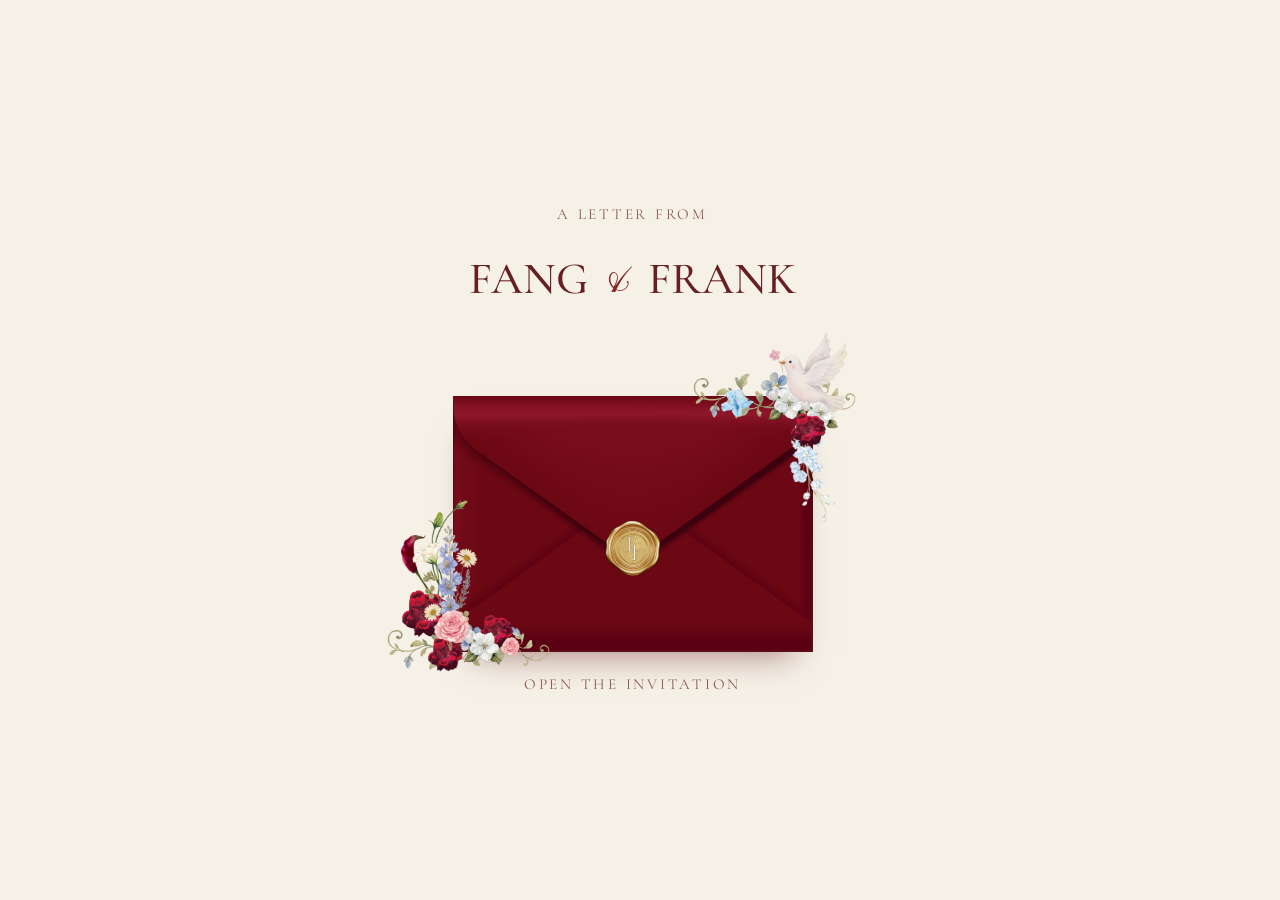
<file: index.html>
<!doctype html>
<html lang="th">
<head>
  <meta charset="utf-8" />
  <meta name="viewport" content="width=device-width, initial-scale=1" />
  <title>การ์ดเชิญงานแต่ง</title>
  <!-- ลิงก์หลักของเว็บ (/) พาไปหน้า welcome -->
  <meta http-equiv="refresh" content="0; url=welcome.html" />
  <script>location.replace("welcome.html");</script>
</head>
<body>
  <p><a href="welcome.html">เปิดการ์ดเชิญ</a></p>
</body>
</html>
</file>
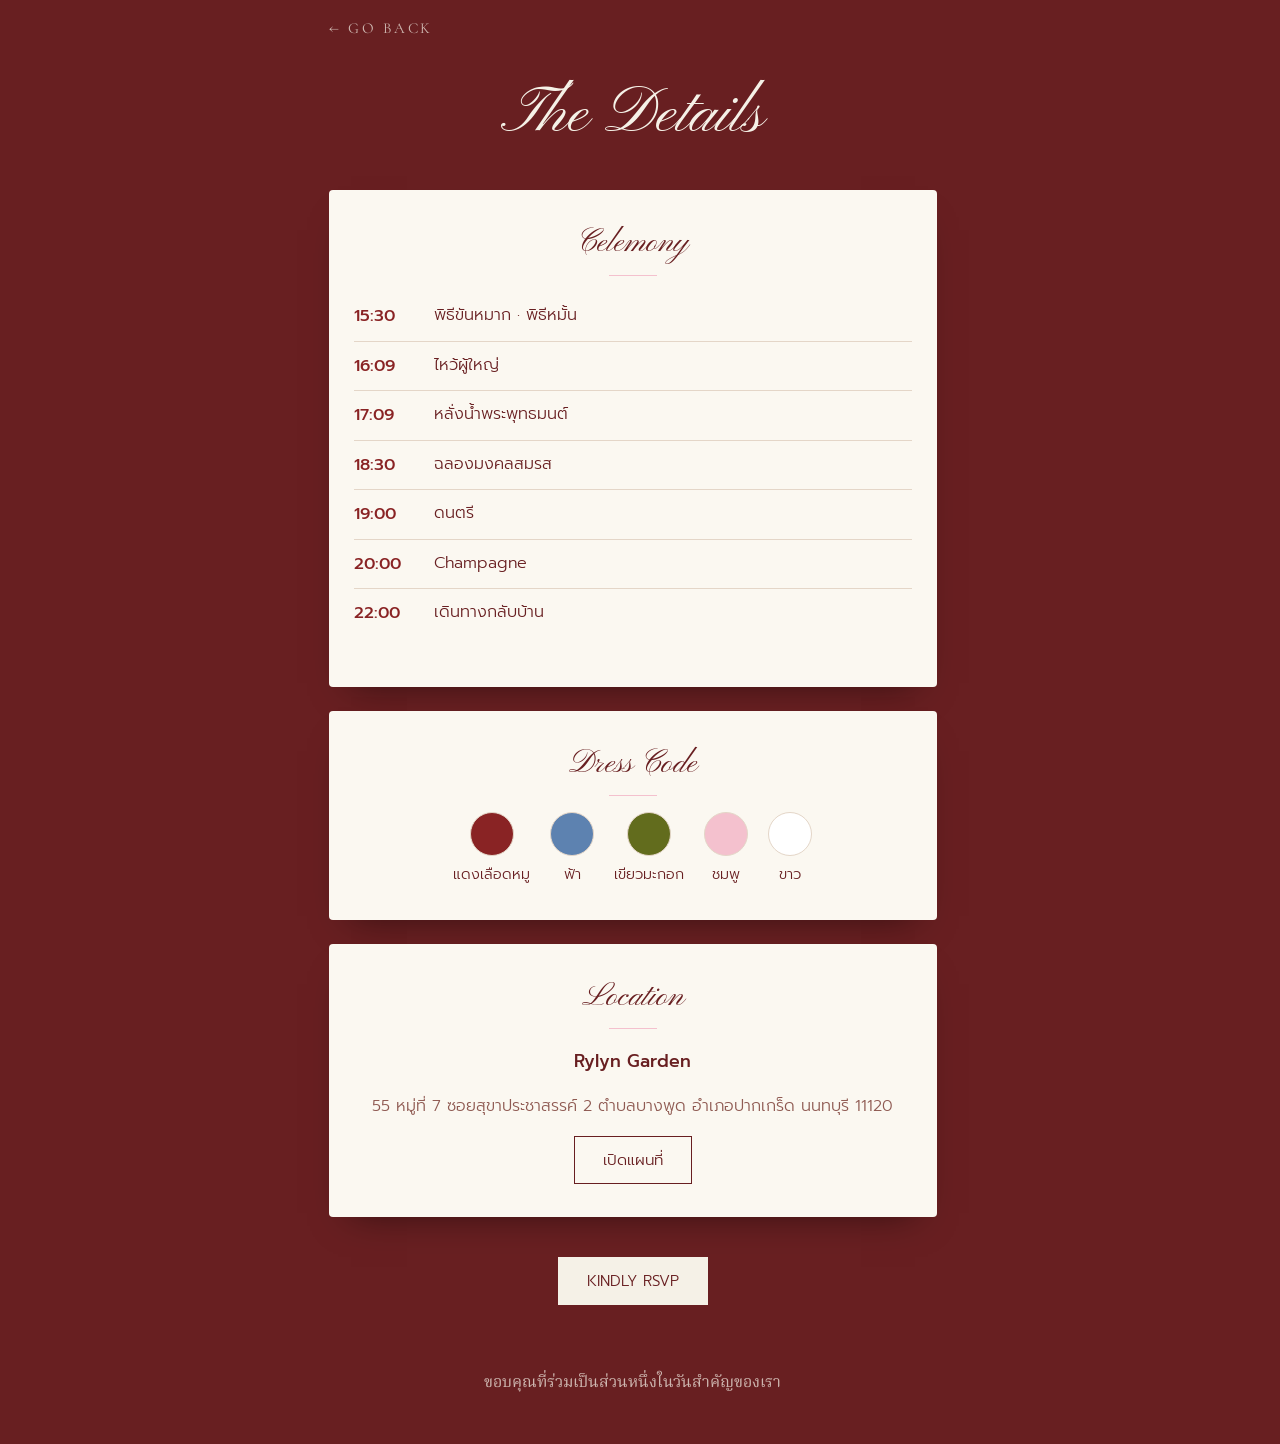
<file: details.html>
<!doctype html>
<html lang="th">
<head>
  <meta charset="utf-8" />
  <meta name="viewport" content="width=device-width, initial-scale=1" />
  <title>รายละเอียดงาน</title>
  <link rel="preconnect" href="https://fonts.googleapis.com" />
  <link rel="preconnect" href="https://fonts.gstatic.com" crossorigin />
  <link href="https://fonts.googleapis.com/css2?family=Cormorant+Garamond:wght@400;500;600&family=Pinyon+Script&family=Noto+Serif+Thai:wght@400;600&family=Prompt:wght@300;400;500&display=swap" rel="stylesheet" />
  <link rel="stylesheet" href="styles.css" />
  <script>document.documentElement.classList.add("js");</script>
</head>
<body data-page="details" class="theme-dark">
  <nav class="page-nav"><a class="text-link" href="home.html">← Go back</a></nav>

  <header class="page-title">
    <h1>The Details</h1>
  </header>

  <main>
    <section class="card" data-reveal id="schedule">
      <h2>Celemony</h2>
      <ol class="timeline" id="timeline"></ol>
    </section>

    <section class="card" data-reveal id="dress-code">
      <h2>Dress Code</h2>
      <ul class="swatches" id="swatches"></ul>
    </section>

    <section class="card" data-reveal id="venue">
      <h2>Location</h2>
      <p class="venue-name" data-bind="venue.name"></p>
      <p class="muted" data-bind="venue.address"></p>
      <a class="btn btn-outline" id="map-link" target="_blank" rel="noopener">เปิดแผนที่</a>
    </section>

    <section class="cta" data-reveal>
      <a class="btn" href="rsvp.html">Kindly RSVP</a>
    </section>
  </main>

  <footer>ขอบคุณที่ร่วมเป็นส่วนหนึ่งในวันสำคัญของเรา</footer>

  <script src="config.js"></script>
  <script src="script.js"></script>
</body>
</html>
</file>
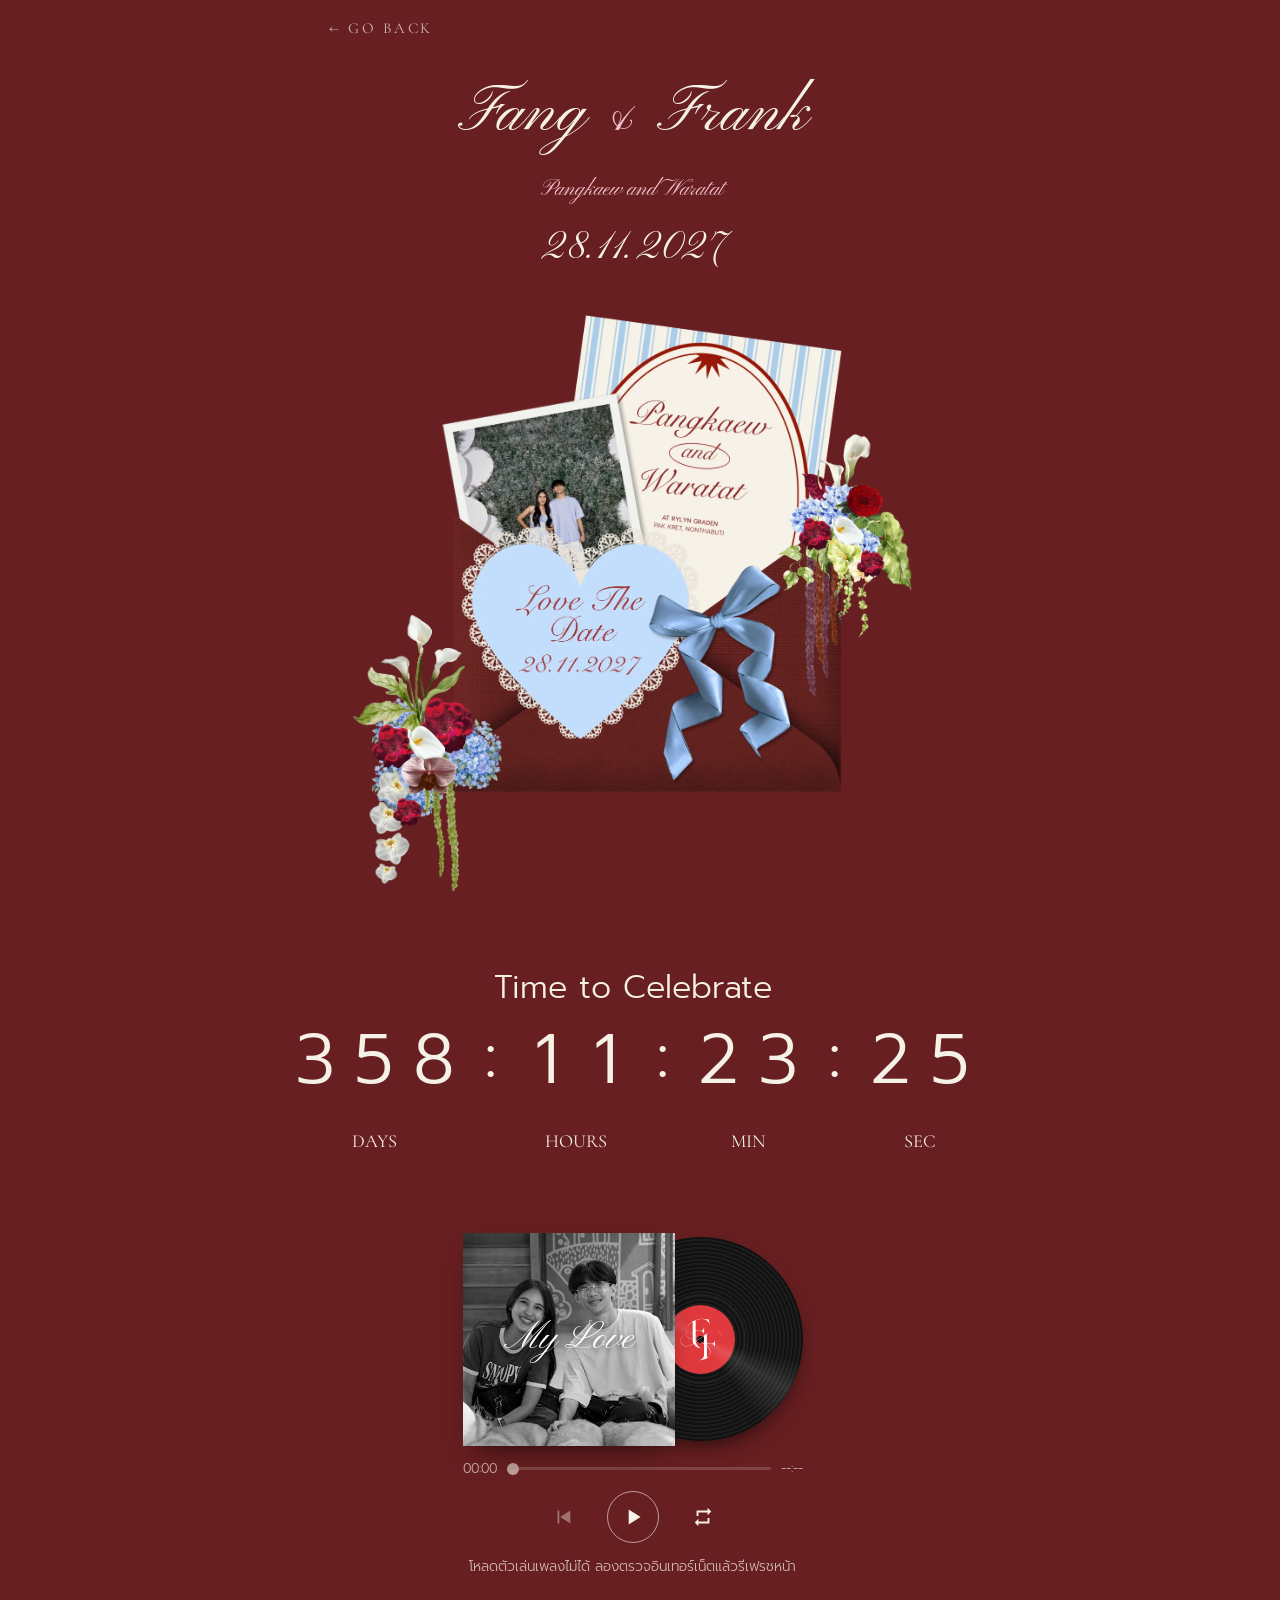
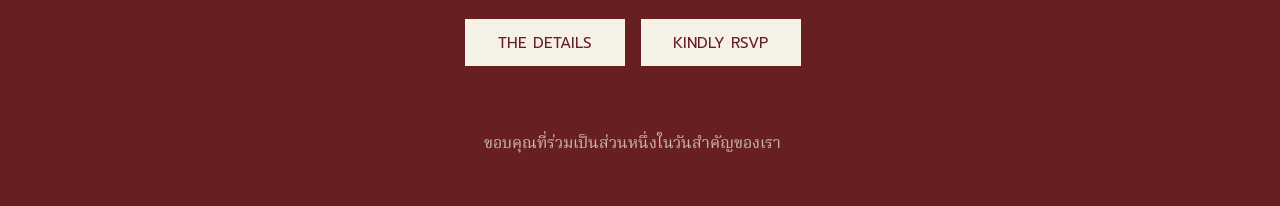
<file: home.html>
<!doctype html>
<html lang="th">
<head>
  <meta charset="utf-8" />
  <meta name="viewport" content="width=device-width, initial-scale=1" />
  <title>หน้าแรก</title>
  <link rel="preconnect" href="https://fonts.googleapis.com" />
  <link rel="preconnect" href="https://fonts.gstatic.com" crossorigin />
  <link href="https://fonts.googleapis.com/css2?family=Cormorant+Garamond:wght@400;500;600&family=Pinyon+Script&family=Noto+Serif+Thai:wght@400;600&family=Prompt:wght@300;400;500&display=swap" rel="stylesheet" />
  <link rel="stylesheet" href="styles.css" />
  <script>document.documentElement.classList.add("js");</script>
</head>
<body data-page="home" class="theme-dark">
  <nav class="page-nav"><a class="text-link" href="welcome.html">← Go back</a></nav>

  <header class="details-hero">
    <h1><span data-bind="names.0"></span> <span class="amp">&amp;</span> <span data-bind="names.1"></span></h1>
    <p class="full-names" data-bind="fullNames"></p>
    <p class="date" data-bind="dateText"></p>
  </header>

  <section class="mail" aria-label="การ์ดเชิญ">
    <div class="mail-scene" style="aspect-ratio: 429 / 444">
      <img class="mail-card" src="images/mail/card.webp" alt="การ์ดชื่อ Pangkaew and Waratat" style="left:32.87%;top:0.00%;width:54.55%" />
      <img class="mail-photo" src="images/mail/photo.webp" alt="ภาพ Fang และ Frank" style="left:14.5%;top:12%;width:40.56%" />
      <img class="mail-envelope" src="images/mail/envelope.webp" alt="" style="left:17.95%;top:34.23%;width:69.46%" />
      <img class="mail-heart" src="images/mail/heart.webp" alt="Love The Date 28.11.2027" style="left:19.35%;top:36.71%;width:42.66%" />
      <img class="mail-ribbon" src="images/mail/ribbon.webp" alt="" style="left:47.32%;top:41.89%;width:38.23%" />
      <img class="mail-flowers-right" src="images/mail/flowers-right.webp" alt="" style="left:72.73%;top:20.50%;width:27.27%" />
      <img class="mail-flowers-left" src="images/mail/flowers-left.webp" alt="" style="left:0.00%;top:51.58%;width:26.81%" />
    </div>
  </section>

  <section class="celebrate" aria-label="นับถอยหลังถึงวันงาน">
    <p class="celebrate-title" data-bind="greeting"></p>
    <div class="countdown" id="countdown"></div>
  </section>

  <section class="player" id="player" aria-label="เพลงของเรา">
    <div class="player-art">
      <div class="vinyl" aria-hidden="true"><span class="vinyl-label"><img src="images/logo-fang-frank.svg" alt="" /></span></div>
      <div class="player-cover">
        <img class="player-cover-photo" src="images/cover-fang-frank.jpg" alt="Fang และ Frank กับน้องหมา" />
        <span class="player-cover-title" data-bind="music.title"></span>
      </div>
    </div>

    <div class="player-bar">
      <span class="player-time" id="player-current">00:00</span>
      <input class="player-seek" id="player-seek" type="range" min="0" max="100" step="1" value="0" aria-label="ตำแหน่งในเพลง" disabled />
      <span class="player-time" id="player-duration">--:--</span>
    </div>

    <div class="player-controls">
      <button class="player-btn" id="player-restart" type="button" aria-label="เริ่มเพลงใหม่" disabled>
        <svg viewBox="0 0 24 24" aria-hidden="true"><path d="M6 5h2v14H6zM20 5v14L9 12z" /></svg>
      </button>
      <button class="player-btn player-btn-main" id="player-toggle" type="button" aria-label="เล่นเพลง">
        <svg class="icon-play" viewBox="0 0 24 24" aria-hidden="true"><path d="M8 5v14l11-7z" /></svg>
        <svg class="icon-pause" viewBox="0 0 24 24" aria-hidden="true"><path d="M7 5h4v14H7zM13 5h4v14h-4z" /></svg>
      </button>
      <button class="player-btn" id="player-loop" type="button" aria-label="เล่นวน" aria-pressed="true">
        <svg viewBox="0 0 24 24" aria-hidden="true"><path d="M7 7h10v3l4-4-4-4v3H5v6h2zM17 17H7v-3l-4 4 4 4v-3h12v-6h-2z" /></svg>
      </button>
    </div>
    <p class="player-status" id="player-status" role="status"></p>

    <!-- ตัวเล่น YouTube ที่ให้เสียง · ซ่อนไว้ ผู้ชมเห็นแต่แผ่นเสียง -->
    <div class="player-engine" aria-hidden="true"><div id="player-youtube"></div></div>
  </section>

  <nav class="home-links" aria-label="ไปหน้าอื่น">
    <a class="btn" href="details.html">The Details</a>
    <a class="btn" href="rsvp.html">Kindly RSVP</a>
  </nav>

  <footer>ขอบคุณที่ร่วมเป็นส่วนหนึ่งในวันสำคัญของเรา</footer>

  <script src="config.js"></script>
  <script src="script.js"></script>
  <script src="player.js"></script>
</body>
</html>
</file>
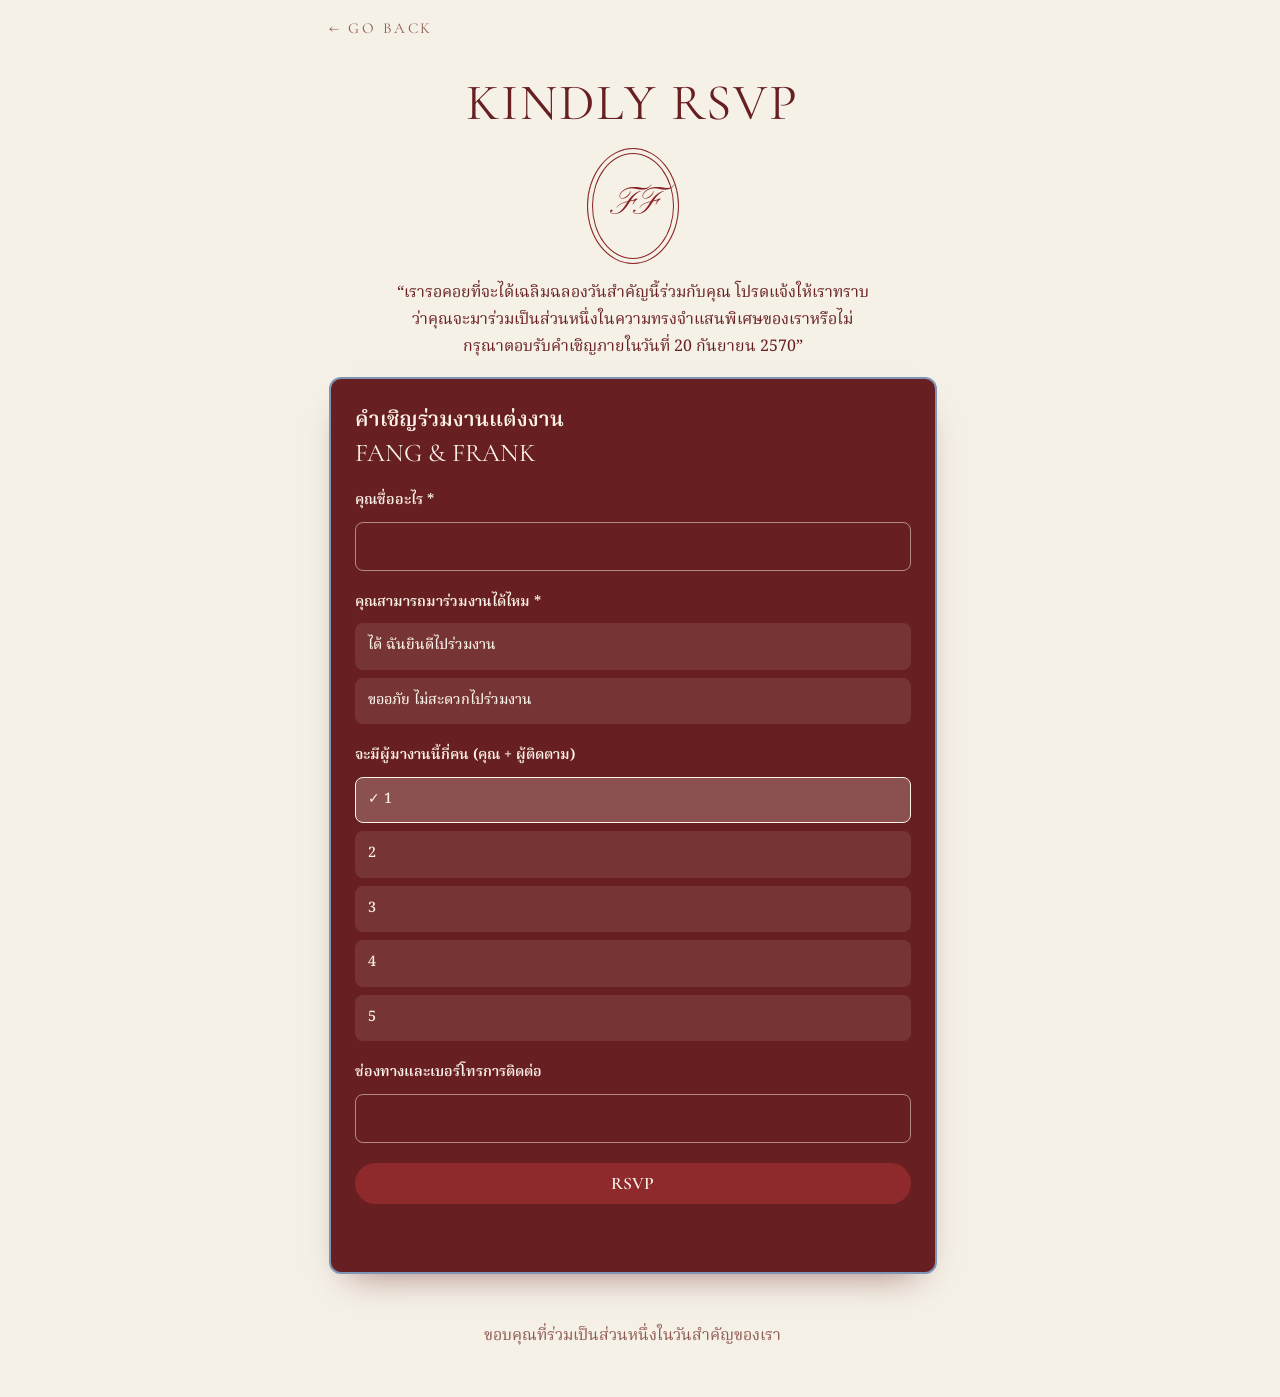
<file: rsvp.html>
<!doctype html>
<html lang="th">
<head>
  <meta charset="utf-8" />
  <meta name="viewport" content="width=device-width, initial-scale=1" />
  <title>ตอบรับคำเชิญ</title>
  <link rel="preconnect" href="https://fonts.googleapis.com" />
  <link rel="preconnect" href="https://fonts.gstatic.com" crossorigin />
  <link href="https://fonts.googleapis.com/css2?family=Cormorant+Garamond:wght@400;500;600&family=Pinyon+Script&family=Noto+Serif+Thai:wght@400;600&display=swap" rel="stylesheet" />
  <link rel="stylesheet" href="styles.css" />
  <script>document.documentElement.classList.add("js");</script>
</head>
<body data-page="rsvp">
  <nav class="page-nav"><a class="text-link" href="home.html">← Go back</a></nav>

  <main>
    <section class="rsvp" id="rsvp">
      <h1 class="rsvp-title">Kindly RSVP</h1>
      <div class="monogram" data-initials aria-hidden="true"></div>
      <p class="rsvp-message">
        “<span data-bind="rsvpMessage"></span>
        กรุณาตอบรับคำเชิญภายในวันที่ <span data-bind="rsvpDeadline"></span>”
      </p>

      <form class="rsvp-card" data-reveal id="rsvp-form" novalidate>
        <div class="rsvp-card-head">
          <p class="rsvp-card-title">คำเชิญร่วมงานแต่งงาน</p>
          <p class="rsvp-card-names" id="rsvp-names"></p>
        </div>

        <label class="field">คุณชื่ออะไร *
          <input name="name" required maxlength="100" autocomplete="name" />
        </label>

        <fieldset class="field">
          <legend>คุณสามารถมาร่วมงานได้ไหม *</legend>
          <label class="choice"><input type="radio" name="attending" value="yes" required /><span>ได้ ฉันยินดีไปร่วมงาน</span></label>
          <label class="choice"><input type="radio" name="attending" value="no" /><span>ขออภัย ไม่สะดวกไปร่วมงาน</span></label>
        </fieldset>

        <fieldset class="field" id="guests-field">
          <legend>จะมีผู้มางานนี้กี่คน (คุณ + ผู้ติดตาม)</legend>
          <div id="guest-options"></div>
        </fieldset>

        <label class="field">ช่องทางและเบอร์โทรการติดต่อ
          <input name="contact" maxlength="100" autocomplete="tel" />
        </label>

        <button class="rsvp-submit" type="submit">RSVP</button>
        <p class="form-status" id="form-status" role="status"></p>
      </form>
    </section>
  </main>

  <footer>ขอบคุณที่ร่วมเป็นส่วนหนึ่งในวันสำคัญของเรา</footer>

  <script src="config.js"></script>
  <script src="script.js"></script>
</body>
</html>
</file>
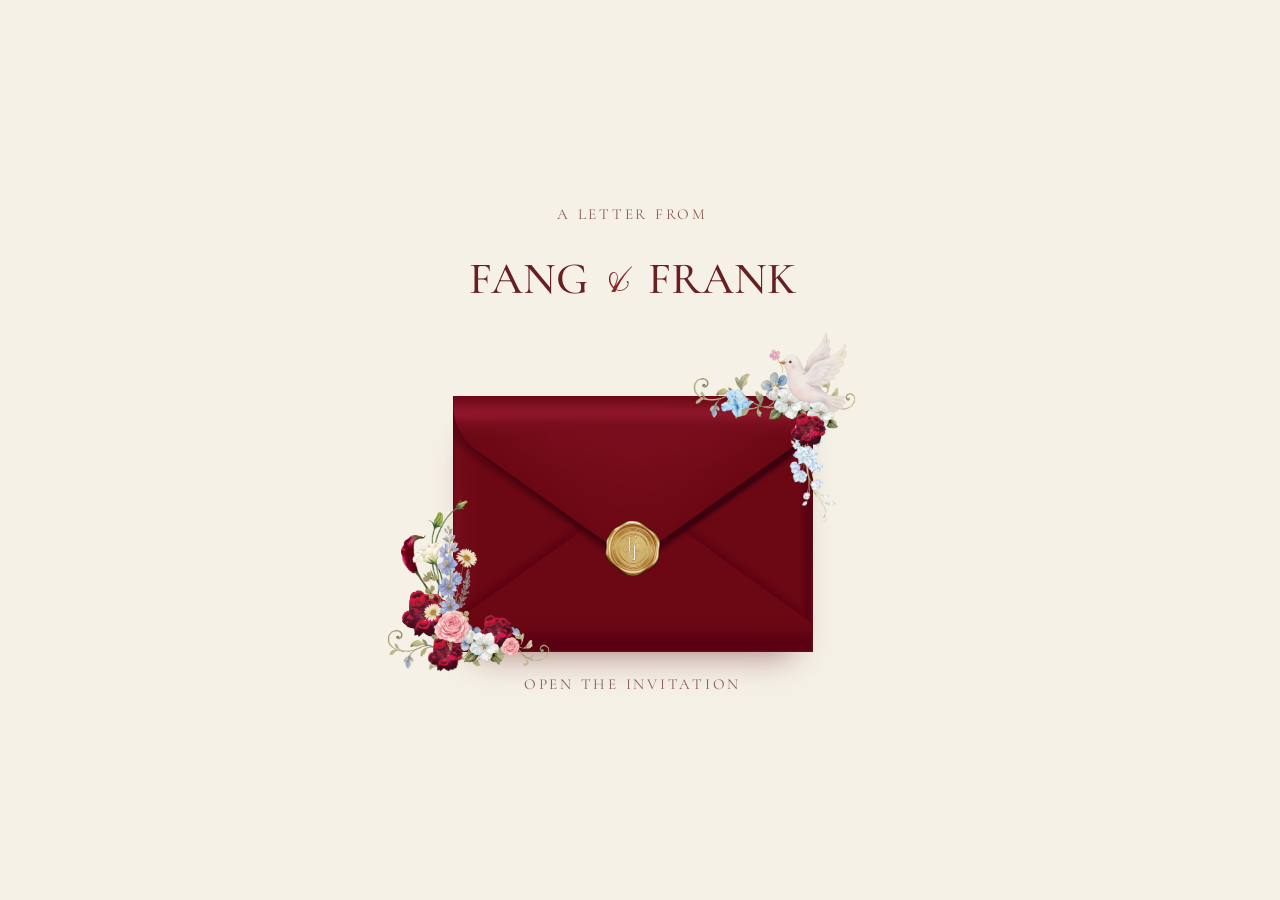
<file: welcome.html>
<!doctype html>
<html lang="th">
<head>
  <meta charset="utf-8" />
  <meta name="viewport" content="width=device-width, initial-scale=1" />
  <title>การ์ดเชิญงานแต่ง</title>
  <link rel="preconnect" href="https://fonts.googleapis.com" />
  <link rel="preconnect" href="https://fonts.gstatic.com" crossorigin />
  <link href="https://fonts.googleapis.com/css2?family=Cormorant+Garamond:wght@400;500;600&family=Pinyon+Script&family=Noto+Serif+Thai:wght@400;600&display=swap" rel="stylesheet" />
  <link rel="stylesheet" href="styles.css" />
  <script>document.documentElement.classList.add("js");</script>
</head>
<body data-page="welcome">
  <main class="letter">
    <p class="letter-from">A letter from</p>
    <h1><span data-bind="names.0"></span> <span class="amp">&amp;</span> <span data-bind="names.1"></span></h1>
    <a class="envelope-link" id="open-letter" href="home.html" aria-label="เปิดการ์ดเชิญ">
      <span class="envelope envelope--image" aria-hidden="true">
        <span class="env-inside"></span>
        <span class="paper"><span class="paper-text">You're invited</span></span>
        <span class="env-layer env-pocket"></span>
        <span class="env-flap">
          <span class="env-flap-front"><span class="env-layer env-flap-face"></span><span class="env-patch env-patch--flap"></span></span>
          <span class="env-flap-back"></span>
        </span>
        <span class="env-layer env-seal"></span>
        <span class="decos">
          <span class="deco deco--dove" style="aspect-ratio: 164 / 189">
            <img src="images/deco/vine.webp" alt="" style="left:0.00%;top:21.16%;width:100.00%;--d:450ms" />
            <img src="images/deco/tr-6.webp" alt="" style="left:51.83%;top:29.10%;width:48.78%;--d:1000ms" />
            <img src="images/deco/tr-2.webp" alt="" style="left:17.07%;top:29.63%;width:20.12%;--d:750ms" />
            <img src="images/deco/white-flower.webp" alt="" style="left:45.73%;top:27.51%;width:25.00%;--d:900ms" />
            <img src="images/deco/white-flower.webp" alt="" style="left:65.85%;top:33.86%;width:22.56%;--d:1050ms" />
            <img src="images/deco/tr-5.webp" alt="" style="left:59.76%;top:42.33%;width:21.34%;--d:1350ms" />
            <img src="images/deco/tr-3.webp" alt="" style="left:46.34%;top:0.00%;width:48.17%;--d:450ms" />
          </span>
          <span class="deco deco--flowers" style="aspect-ratio: 164 / 170">
            <img src="images/deco/vine.webp" alt="" style="left:0.00%;top:72.35%;width:100.00%;--d:2500ms" />
            <img src="images/deco/bl-3.webp" alt="" style="left:9.15%;top:20.59%;width:26.83%;--d:1500ms" />
            <img src="images/deco/bl-1.webp" alt="" style="left:15.85%;top:0.00%;width:34.15%;--d:1500ms" />
            <img src="images/deco/bl-4.webp" alt="" style="left:9.76%;top:52.94%;width:29.27%;--d:1900ms" />
            <img src="images/deco/bl-4.webp" alt="" style="left:25.61%;top:80.00%;width:21.34%;--d:2300ms" />
            <img src="images/deco/bl-4.webp" alt="" style="left:56.10%;top:67.06%;width:21.34%;--d:2400ms" />
            <img src="images/deco/bl-2.webp" alt="" style="left:22.56%;top:14.71%;width:32.93%;--d:1700ms" />
            <img src="images/deco/white-flower.webp" alt="" style="left:46.95%;top:75.29%;width:23.78%;--d:2500ms" />
            <img src="images/deco/bl-5.webp" alt="" style="left:29.27%;top:64.12%;width:21.34%;--d:2100ms" />
            <img src="images/deco/bl-5.webp" alt="" style="left:69.51%;top:80.00%;width:11.59%;--d:2700ms" />
          </span>
        </span>
      </span>
    </a>
    <a class="text-link" href="home.html" data-open-letter>Open the invitation</a>
  </main>

  <script src="config.js"></script>
  <script src="script.js"></script>
</body>
</html>
</file>
<file: styles.css>
/*
 * ธีมตามแบบ Canva ของเจ้าสาว: พื้นครีม · แดงเลือดหมู · ตราครั่งสีทอง
 * ฟอนต์ในแบบ (The Seasons · Snell Roundhand · TAN Pearl) เป็นฟอนต์มีลิขสิทธิ์
 * จึงใช้ฟอนต์จาก Google Fonts ที่หน้าตาใกล้เคียงแทน
 */
:root {
  --color-bg: #f5f1e7;
  --color-surface: #fbf8f1;
  --color-text: #681f21;
  --color-muted: #8f5a52;
  --color-accent: #892324;
  --color-accent-strong: #681f21;
  --color-accent-contrast: #f5f1e7;
  --color-blush: #f4c1ce;
  --color-gold: #ecc266;
  --color-gold-deep: #c99a3b;
  --color-border: #e4d6c8;
  --color-error: #a33537;
  --radius: 4px;
  --space: 16px;
  --font-display: "Cormorant Garamond", "Noto Serif Thai", serif;
  --font-script: "Pinyon Script", cursive;
  /*
   * ชื่อบ่าวสาวตามแบบ Canva · Snell Roundhand เป็นฟอนต์มีลิขสิทธิ์ที่ติดมากับ iOS/macOS
   * จึงเรียกจากเครื่องผู้ชม · เครื่องที่ไม่มี (Android/Windows) ใช้ Pinyon Script แทน
   */
  --font-names: "Snell Roundhand", "Pinyon Script", cursive;
  --font-thai: "Noto Serif Thai", serif;
  /* ใช้กับข้อความละตินเท่านั้น — ระยะห่างตัวอักษรทำให้สระและวรรณยุกต์ไทยแยกจากพยัญชนะ */
  --tracking: 0.18em;
}

* { box-sizing: border-box; }

/* กันที่ให้แถบเลื่อนไว้เสมอ: หน้าที่ยาว (มีแถบเลื่อน) กับหน้าที่สั้น (ไม่มี) จะกว้างเท่ากัน
   ปุ่ม Go back และเนื้อหาที่จัดกลางจึงไม่กระโดดเวลาสลับหน้า */
html { scrollbar-gutter: stable; }

body {
  margin: 0;
  background: var(--color-bg);
  color: var(--color-text);
  font-family: var(--font-thai);
  line-height: 1.7;
}

/* ---------- ลิงก์ข้อความ และแถบย้อนกลับ ---------- */
.text-link {
  font-family: var(--font-display);
  font-size: 0.95rem;
  letter-spacing: var(--tracking);
  text-transform: uppercase;
  color: var(--color-muted);
  text-decoration: none;
}
.text-link:hover { color: var(--color-accent); }

.page-nav {
  max-width: 640px;
  margin: 0 auto;
  padding: var(--space);
}

/* ---------- หน้า 1: จดหมาย ---------- */
.letter {
  min-height: 100vh;
  min-height: 100svh;
  display: flex;
  flex-direction: column;
  align-items: center;
  justify-content: center;
  text-align: center;
  gap: calc(var(--space) * 1.25);
}

.envelope-link {
  display: block;
  transition: transform 0.25s ease;
}
.envelope-link:hover { transform: translateY(-4px); }
.envelope-link:focus-visible {
  outline: 2px solid var(--color-accent);
  outline-offset: 8px;
}

/* ---------- หน้า 2: ส่วนหัวของหน้าข้อมูล ---------- */
.details-hero {
  display: flex;
  flex-direction: column;
  align-items: center;
  text-align: center;
  gap: var(--space);
  padding: var(--space) var(--space) calc(var(--space) * 2.5);
}
.details-hero p { margin: 0; }

.cta { text-align: center; padding: var(--space) 0; }

.letter-from {
  margin: 0;
  font-family: var(--font-display);
  letter-spacing: var(--tracking);
  text-transform: uppercase;
  color: var(--color-muted);
  font-size: 0.95rem;
}

h1 {
  margin: 0;
  font-family: var(--font-display);
  font-weight: 500;
  font-size: clamp(1.9rem, 7vw, 2.8rem);
  text-transform: uppercase;
  line-height: 1.3;
  overflow-wrap: anywhere;
}

.amp {
  font-family: var(--font-script);
  text-transform: none;
  letter-spacing: 0;
  color: var(--color-accent);
  font-size: 1.15em;
}

.envelope {
  display: block;
  position: relative;
  width: min(320px, 82vw);
  aspect-ratio: 3 / 2;
  background: linear-gradient(160deg, var(--color-accent) 0%, var(--color-accent-strong) 100%);
  box-shadow: 0 18px 36px -18px rgba(104, 31, 33, 0.55);
}

/*
 * ลำดับชั้นของซอง (ล่างขึ้นบน): ตัวซองด้านหลัง → กระดาษจดหมาย → กระเป๋าซองด้านหน้า
 * → ฝาซอง → ตราครั่ง · กระดาษจึงซ่อนอยู่หลังกระเป๋าซอง และโผล่ขึ้นมาเมื่อฝาซองเปิด
 */
.envelope::before,
.envelope::after {
  content: "";
  position: absolute;
  inset: 0;
}

.paper {
  position: absolute;
  z-index: 1;
  left: 7%;
  right: 7%;
  top: 6%;
  bottom: 8%;
  display: flex;
  justify-content: center;
  padding-top: 8%;
  background: #fffdf8;
  box-shadow: 0 -2px 8px rgba(0, 0, 0, 0.12);
  transition: transform 0.7s cubic-bezier(0.22, 1, 0.36, 1) 0.35s;
}
.paper-text {
  font-family: var(--font-script);
  font-size: clamp(1.1rem, 5vw, 1.5rem);
  color: var(--color-accent);
}

/* กระเป๋าซองด้านหน้า พร้อมเส้นพับ */
.envelope::after {
  z-index: 2;
  clip-path: polygon(0 0, 50% 58%, 100% 0, 100% 100%, 0 100%);
  background:
    linear-gradient(to top right, transparent calc(50% - 1px), rgba(0, 0, 0, 0.18) 50%, transparent calc(50% + 1px)) left bottom / 50% 60% no-repeat,
    linear-gradient(to top left, transparent calc(50% - 1px), rgba(0, 0, 0, 0.18) 50%, transparent calc(50% + 1px)) right bottom / 50% 60% no-repeat,
    linear-gradient(160deg, var(--color-accent) 0%, var(--color-accent-strong) 100%);
}

/* ฝาซองด้านบน */
.envelope::before {
  z-index: 3;
  background: linear-gradient(180deg, #7a2224 0%, var(--color-accent-strong) 100%);
  clip-path: polygon(0 0, 100% 0, 50% 58%);
  filter: drop-shadow(0 2px 0 rgba(0, 0, 0, 0.15));
  transition: clip-path 0.5s ease;
}

/* กดซองแล้ว: ฝาซองพับขึ้น ตราครั่งจางหาย กระดาษเลื่อนออกจากซอง */
.is-open .envelope::before { clip-path: polygon(0 0, 100% 0, 50% 0); }
.is-open .seal { opacity: 0; }
.is-open .paper { transform: translateY(-58%); }
/* ข้อความรอบซองจางไป เพื่อไม่ให้กระดาษที่เลื่อนขึ้นมาทับชื่อ */
.letter > :not(.envelope-link) { transition: opacity 0.4s ease; }
.letter:has(.is-open) > :not(.envelope-link) { opacity: 0; }

.seal {
  position: absolute;
  z-index: 4;
  left: 50%;
  top: 58%;
  width: 22%;
  aspect-ratio: 1;
  transform: translate(-50%, -50%);
  display: grid;
  place-items: center;
  border-radius: 46% 54% 50% 50% / 52% 48% 52% 48%;
  background: radial-gradient(circle at 35% 30%, #f6d98f 0%, var(--color-gold) 45%, var(--color-gold-deep) 100%);
  box-shadow: inset 0 0 0 3px rgba(201, 154, 59, 0.6), 0 3px 6px rgba(0, 0, 0, 0.25);
  color: #8a6420;
  font-family: var(--font-script);
  font-size: clamp(1.2rem, 5vw, 1.6rem);
  transition: opacity 0.3s ease;
}


.date {
  margin: 0;
  font-family: var(--font-display);
  font-size: 1.1rem;
}

/* ---------- แถบนับถอยหลังพื้นแดงเลือดหมู ตามแบบ Canva ---------- */
.celebrate {
  margin-bottom: calc(var(--space) * 2.5);
  padding: calc(var(--space) * 2) var(--space) calc(var(--space) * 2.25);
  background: var(--color-accent-strong);
  color: var(--color-accent-contrast);
  text-align: center;
}

.celebrate-title {
  margin: 0 0 calc(var(--space) * 0.75);
  font-family: "Prompt", var(--font-thai);
  font-weight: 300;
  font-size: clamp(1.3rem, 5vw, 2rem);
  line-height: 1.3;
}

.countdown {
  --digit-tracking: 0.32em;
  display: inline-grid;
  grid-auto-columns: auto;
  column-gap: 0.28em;
  row-gap: 0.35em;
  align-items: center;
  font-size: clamp(2rem, 8.6vw, 4.4rem);
}

.countdown-num,
.countdown-sep {
  grid-row: 1;
  font-family: "Prompt", var(--font-thai);
  font-weight: 300;
  line-height: 1;
  font-variant-numeric: tabular-nums;
}

/* ตัวเลขแยกทีละหลัก แต่ละหลักเป็นช่องกว้างเท่ากันที่ซ่อนส่วนเกิน เพื่อให้เลื่อนขึ้นได้ */
.countdown-num {
  display: inline-flex;
  justify-content: center;
  gap: calc(var(--digit-tracking) - 0.1em);
}

.digit {
  position: relative;
  display: inline-block;
  width: 0.62em;
  height: 1.15em;
  overflow: hidden;
  text-align: center;
  line-height: 1.15;
}

.digit-face { display: block; }
.digit-face.is-entering { position: absolute; inset: 0; }

.countdown-sep { padding: 0 0.12em; transform: translateY(-0.06em); }

.countdown-label {
  grid-row: 2;
  font-family: var(--font-display);
  font-size: clamp(0.8rem, 2.6vw, 1.15rem);
  text-transform: uppercase;
  text-align: center;
}

.countdown.is-done {
  display: block;
  font-family: var(--font-thai);
  font-size: 1.4rem;
}

/* ---------- เนื้อหา ---------- */
main {
  max-width: 640px;
  margin: 0 auto;
  padding: 0 var(--space);
  display: grid;
  gap: calc(var(--space) * 1.5);
}

.card {
  background: var(--color-surface);
  border: 1px solid var(--color-border);
  border-radius: var(--radius);
  padding: calc(var(--space) * 2) calc(var(--space) * 1.5);
  text-align: center;
}

h2 {
  margin: 0 0 var(--space);
  font-family: var(--font-display);
  font-weight: 500;
  font-size: 1.5rem;
}

/* เส้นคั่นใต้หัวข้อ */
h2::after {
  content: "";
  display: block;
  width: 48px;
  height: 1px;
  margin: 10px auto 0;
  background: var(--color-blush);
}

.muted { color: var(--color-muted); }

.timeline { list-style: none; padding: 0; margin: 0 0 var(--space); text-align: left; }
.timeline li {
  display: flex;
  gap: var(--space);
  padding: 10px 0;
  border-bottom: 1px solid var(--color-border);
}
.timeline li:last-child { border-bottom: 0; }
.timeline time {
  min-width: 64px;
  color: var(--color-accent);
  font-family: var(--font-display);
  font-weight: 600;
  font-size: 1.05rem;
}

.full-names {
  margin: -8px 0 0;
  font-family: var(--font-script);
  font-size: 1.4rem;
  color: var(--color-accent);
}

.rsvp-message { margin-top: 0; }

.swatches {
  list-style: none;
  padding: 0;
  margin: 0;
  display: flex;
  flex-wrap: wrap;
  justify-content: center;
  gap: calc(var(--space) * 1.25);
}
.swatches li {
  display: flex;
  flex-direction: column;
  align-items: center;
  gap: 6px;
  font-size: 0.9rem;
}
.swatch {
  width: 44px;
  height: 44px;
  border-radius: 50%;
  border: 1px solid var(--color-border);
}

.venue-name { font-weight: 600; font-size: 1.1rem; margin-bottom: 0; }

.btn {
  display: inline-block;
  background: var(--color-accent-strong);
  color: var(--color-accent-contrast);
  border: 1px solid var(--color-accent-strong);
  border-radius: 0;
  padding: 10px 28px;
  font-family: var(--font-display);
  font-size: 0.95rem;
  text-transform: uppercase;
  text-decoration: none;
  cursor: pointer;
}
.btn-outline { background: transparent; color: var(--color-accent-strong); }
.btn:disabled { opacity: 0.6; cursor: wait; }

/* ---------- RSVP: ส่วนหัวตามแบบ Canva ---------- */
.rsvp {
  display: grid;
  justify-items: center;
  gap: var(--space);
  padding-top: var(--space);
  text-align: center;
}

.rsvp-title {
  margin: 0;
  font-size: clamp(2.2rem, 10vw, 3.2rem);
  font-weight: 400;
  letter-spacing: 0.04em;
  text-transform: uppercase;
  line-height: 1.1;
}
.rsvp-title::after { display: none; }

.monogram {
  width: 92px;
  height: 116px;
  display: grid;
  place-items: center;
  border: 1px solid var(--color-accent);
  border-radius: 50%;
  box-shadow: inset 0 0 0 4px var(--color-bg), inset 0 0 0 5px var(--color-accent);
  font-family: var(--font-script);
  font-size: 2.4rem;
  color: var(--color-accent);
}

.rsvp-message { margin: 0; max-width: 30em; }

/* ---------- RSVP: การ์ดฟอร์มสีแดงเลือดหมู ---------- */
.rsvp-card {
  --card-text: #fbf3ea;
  --card-line: rgba(251, 243, 234, 0.5);
  --card-fill: rgba(251, 243, 234, 0.1);
  --card-fill-active: rgba(251, 243, 234, 0.24);

  width: 100%;
  display: grid;
  gap: calc(var(--space) * 1.25);
  padding: calc(var(--space) * 1.5);
  text-align: left;
  color: var(--card-text);
  background: var(--color-accent-strong);
  border: 2px solid #7f95b5;
  border-radius: 12px;
  box-shadow: 0 18px 36px -20px rgba(104, 31, 33, 0.6);
}

.rsvp-card-head p { margin: 0; }
.rsvp-card-title { font-size: 1.3rem; font-weight: 600; }
.rsvp-card-names {
  font-family: var(--font-display);
  font-size: 1.6rem;
  text-transform: uppercase;
  line-height: 1.2;
}

.field {
  display: grid;
  gap: 8px;
  border: 0;
  padding: 0;
  margin: 0;
  font-size: 0.9rem;
  font-weight: 600;
}
.field[hidden] { display: none; }
.field legend { padding: 0; margin-bottom: 8px; }
#guest-options { display: grid; gap: 8px; }

.field input:not([type="radio"]) {
  font: inherit;
  font-weight: 400;
  font-size: 1rem;
  color: var(--card-text);
  background: transparent;
  border: 1px solid var(--card-line);
  border-radius: 8px;
  padding: 10px 12px;
  width: 100%;
}

/* ตัวเลือกแบบปุ่มกด: ซ่อนวงกลม radio ไว้ แต่ยังโฟกัสด้วยคีย์บอร์ดได้ */
.choice { position: relative; display: block; cursor: pointer; }
.choice input {
  position: absolute;
  opacity: 0;
  width: 1px;
  height: 1px;
}
.choice span {
  display: block;
  padding: 10px 12px;
  border-radius: 8px;
  border: 1px solid transparent;
  background: var(--card-fill);
  font-weight: 500;
}
.choice input:checked + span {
  background: var(--card-fill-active);
  border-color: var(--card-text);
}
.choice input:checked + span::before { content: "✓ "; }

.field input:focus-visible,
.choice input:focus-visible + span {
  outline: 2px solid var(--color-blush);
  outline-offset: 2px;
}

.rsvp-submit {
  width: 100%;
  padding: 10px;
  border: 0;
  border-radius: 999px;
  background: #8e2a2c;
  color: var(--card-text);
  font-family: var(--font-display);
  font-size: 1.1rem;
  font-weight: 600;
  cursor: pointer;
}
.rsvp-submit:hover { background: #a33537; }
.rsvp-submit:disabled { opacity: 0.6; cursor: wait; }

.form-status { margin: 0; min-height: 1.7em; text-align: center; font-size: 0.9rem; }
.form-status.error { color: var(--color-blush); }

footer {
  text-align: center;
  color: var(--color-muted);
  padding: calc(var(--space) * 3) var(--space);
  font-family: var(--font-display);
}

/* =====================================================================
 * อนิเมชัน — ทำงานเฉพาะเมื่อเครื่องไม่ได้ตั้งค่าให้ลดภาพเคลื่อนไหว
 * ===================================================================== */
@media (prefers-reduced-motion: no-preference) {
  /* เปลี่ยนหน้าแบบจาง (เบราว์เซอร์ที่รองรับ View Transitions) */
  @view-transition { navigation: auto; }
  ::view-transition-old(root) { animation: fade-out 0.35s ease both; }
  ::view-transition-new(root) { animation: fade-in 0.45s ease both; }

  /* เนื้อหาส่วนบนของทุกหน้าค่อย ๆ ลอยขึ้นมาทีละชิ้น */
  .letter > *,
  .details-hero > *,
  .rsvp > :not(form),
  .page-nav {
    animation: rise 0.8s cubic-bezier(0.22, 1, 0.36, 1) both;
  }
  .letter > :nth-child(2),
  .details-hero > :nth-child(2),
  .rsvp > :nth-child(2) { animation-delay: 0.12s; }
  .letter > :nth-child(3),
  .details-hero > :nth-child(3),
  .rsvp > :nth-child(3) { animation-delay: 0.24s; }
  .letter > :nth-child(4),
  .details-hero > :nth-child(4) { animation-delay: 0.36s; }

  /* ซองลอยเบา ๆ และตราครั่งมีแสงวาบ */
  .envelope { animation: float 4.5s ease-in-out 1s infinite; }
  .is-open .envelope { animation-play-state: paused; }
  .envelope-link { transition: transform 0.25s ease; }
  .envelope-link:hover { transform: translateY(-4px) scale(1.02); }
  .seal { animation: glint 3.2s ease-in-out 1.5s infinite; }

  /* การ์ดและฟอร์มค่อย ๆ ปรากฏเมื่อเลื่อนมาถึง */
  .js [data-reveal] {
    opacity: 0;
    transform: translateY(28px);
    transition: opacity 0.8s ease, transform 0.8s cubic-bezier(0.22, 1, 0.36, 1);
  }
  .js [data-reveal].is-visible { opacity: 1; transform: none; }

  /* กำหนดการไล่ขึ้นทีละบรรทัด */
  .js #schedule .timeline li {
    opacity: 0;
    transform: translateX(-10px);
    transition: opacity 0.5s ease, transform 0.5s ease;
    transition-delay: calc(0.25s + var(--i, 0) * 90ms);
  }
  .js #schedule.is-visible .timeline li { opacity: 1; transform: none; }

  /* จุดสี Dress code เด้งขึ้นมา */
  .js #dress-code .swatch { transform: scale(0); transition: transform 0.5s cubic-bezier(0.34, 1.56, 0.64, 1); }
  .js #dress-code .swatches li:nth-child(2) .swatch { transition-delay: 0.08s; }
  .js #dress-code .swatches li:nth-child(3) .swatch { transition-delay: 0.16s; }
  .js #dress-code .swatches li:nth-child(4) .swatch { transition-delay: 0.24s; }
  .js #dress-code.is-visible .swatch { transform: scale(1); }

  /* แถบนับถอยหลังลอยขึ้นตามส่วนหัว */
  .celebrate { animation: rise 0.8s cubic-bezier(0.22, 1, 0.36, 1) 0.36s both; }

  /* ปุ่ม */
  .btn, .rsvp-submit { transition: transform 0.2s ease, box-shadow 0.2s ease, background-color 0.2s ease; }
  .btn:hover, .rsvp-submit:hover { transform: translateY(-2px); box-shadow: 0 8px 18px -10px rgba(104, 31, 33, 0.7); }
  .btn:active, .rsvp-submit:active { transform: translateY(0) scale(0.98); }

  /* ตัวเลือกในฟอร์ม */
  .choice span { transition: background-color 0.2s ease, border-color 0.2s ease, transform 0.15s ease; }
  .choice:hover span { transform: translateX(3px); }
  .choice input:checked + span { animation: pop 0.3s ease; }

  /* ข้อความสถานะของฟอร์ม */
  .form-status:not(:empty) { animation: rise 0.4s ease both; }
  .form-status.success::before { content: "♥ "; display: inline-block; animation: beat 1.2s ease-in-out infinite; }
}

@keyframes rise { from { opacity: 0; transform: translateY(16px); } }
@keyframes fade-in { from { opacity: 0; } }
@keyframes fade-out { to { opacity: 0; } }
@keyframes float { 50% { transform: translateY(-8px); } }
@keyframes glint {
  0%, 70%, 100% { filter: brightness(1); }
  80% { filter: brightness(1.18); }
}
@keyframes pop { 50% { transform: scale(1.03); } }
@keyframes beat { 50% { transform: scale(1.25); } }

/* =====================================================================
 * หน้า 2 (ข้อมูล): พื้นแดงเลือดหมูทั้งหน้าตามแบบ Canva
 * ตัวอักษรบนพื้นเป็นสีครีม · กล่องเนื้อหายังเป็นพื้นครีม ตัวอักษรแดง
 * ===================================================================== */
.theme-dark {
  --on-dark: var(--color-accent-contrast);
  --on-dark-muted: rgba(245, 241, 231, 0.72);
  background: var(--color-accent-strong);
  color: var(--on-dark);
}

.theme-dark .text-link { color: var(--on-dark-muted); }
.theme-dark .text-link:hover { color: var(--on-dark); }
.theme-dark .details-hero h1,
.theme-dark .date { color: var(--on-dark); }
.theme-dark .amp,
.theme-dark .full-names { color: var(--color-blush); }

/* แถบนับถอยหลังกลืนกับพื้นหน้า */
.theme-dark .celebrate { background: transparent; }

.theme-dark .card {
  color: var(--color-text);
  border-color: transparent;
  box-shadow: 0 18px 36px -22px rgba(0, 0, 0, 0.55);
}

.theme-dark .cta .btn {
  background: var(--color-accent-contrast);
  color: var(--color-accent-strong);
  border-color: var(--color-accent-contrast);
}

.theme-dark footer { color: var(--on-dark-muted); }

/* ชื่อบ่าวสาวบนหน้าข้อมูลเป็นตัวเขียน Snell Roundhand ตามแบบ Canva */
.theme-dark .details-hero h1 {
  font-family: var(--font-names);
  font-weight: 400;
  text-transform: none;
  font-size: clamp(2.6rem, 11vw, 4rem);
  line-height: 1.25;
}
.theme-dark .details-hero h1 .amp {
  font-family: var(--font-names);
  font-size: 0.8em;
}

/* วันงานบนหน้าข้อมูลเป็นตัวเขียนแบบเดียวกับชื่อ ตามแบบ Canva (Love The Date 28.11.2027) */
.theme-dark .date {
  font-family: var(--font-names);
  font-size: clamp(1.8rem, 7vw, 2.4rem);
  line-height: 1.3;
}

/* เนื้อหาหลักของหน้าข้อมูล (กำหนดการ · Dress code · สถานที่ · ปุ่ม) ใช้ Prompt */
.theme-dark main,
.theme-dark main h2,
.theme-dark main .timeline time,
.theme-dark main .btn {
  font-family: "Prompt", var(--font-thai);
}
.theme-dark main { font-weight: 300; }
.theme-dark main h2 { font-weight: 400; }
.theme-dark main .timeline time,
.theme-dark main .venue-name { font-weight: 500; }

/* หน้า home: ปุ่มไปหน้า details และ RSVP */
.home-links {
  display: flex;
  flex-wrap: wrap;
  justify-content: center;
  gap: var(--space);
  padding: 0 var(--space) var(--space);
}
.theme-dark .home-links .btn {
  font-family: "Prompt", var(--font-thai);
  background: var(--color-accent-contrast);
  color: var(--color-accent-strong);
  border-color: var(--color-accent-contrast);
  min-width: 160px;
  text-align: center;
}

/* หัวหน้า details */
.page-title { text-align: center; padding: var(--space) var(--space) calc(var(--space) * 2); }
.theme-dark .page-title h1 {
  font-family: var(--font-names);
  font-weight: 400;
  text-transform: none;
  font-size: clamp(2.6rem, 11vw, 4rem);
  color: var(--on-dark);
}
@media (prefers-reduced-motion: no-preference) {
  .page-title, .home-links { animation: rise 0.8s cubic-bezier(0.22, 1, 0.36, 1) 0.2s both; }
}

/* =====================================================================
 * หน้า home: เครื่องเล่นแผ่นเสียงตามแบบ Canva (ปก + แผ่นเสียงโผล่ทางขวา + แถบเวลา + ปุ่ม)
 * ===================================================================== */
.player {
  --player-width: min(340px, 86vw);
  width: var(--player-width);
  margin: 0 auto calc(var(--space) * 2.5);
  display: grid;
  gap: calc(var(--space) * 0.75);
  justify-items: center;
}

.player-art {
  position: relative;
  width: 100%;
  aspect-ratio: 16 / 10;
}

.player-cover {
  position: absolute;
  z-index: 1;
  left: 0;
  top: 0;
  height: 100%;
  aspect-ratio: 1;
  display: grid;
  place-items: center;
  background:
    radial-gradient(circle at 30% 25%, rgba(255, 255, 255, 0.18), transparent 60%),
    linear-gradient(135deg, #8b8b8b, #3a3a3a);
  box-shadow: 0 14px 28px -14px rgba(0, 0, 0, 0.7);
}
.player-cover-title {
  font-family: "Prompt", var(--font-thai);
  font-weight: 500;
  font-size: clamp(1rem, 5vw, 1.4rem);
  letter-spacing: 0.08em;
  text-transform: uppercase;
  color: #fff;
  text-shadow: 0 1px 3px rgba(0, 0, 0, 0.5);
}

/* แผ่นเสียง: ร่องเป็นวง ๆ ฉลากแดงตรงกลาง */
.vinyl {
  position: absolute;
  right: 0;
  top: 2%;
  height: 96%;
  aspect-ratio: 1;
  border-radius: 50%;
  display: grid;
  place-items: center;
  background:
    radial-gradient(circle, transparent 0 30%, rgba(255, 255, 255, 0.06) 30.5% 31%, transparent 31.5%),
    repeating-radial-gradient(circle, #111 0 2px, #1d1d1d 2px 4px),
    #111;
  box-shadow: 0 10px 24px -10px rgba(0, 0, 0, 0.8);
}
.vinyl::after {
  content: "";
  position: absolute;
  inset: 0;
  border-radius: 50%;
  background: conic-gradient(from 30deg, transparent 0 20%, rgba(255, 255, 255, 0.12) 25%, transparent 32% 70%, rgba(255, 255, 255, 0.08) 75%, transparent 82%);
}
.vinyl-label {
  width: 34%;
  aspect-ratio: 1;
  border-radius: 50%;
  display: grid;
  place-items: center;
  background: radial-gradient(circle, #111 0 7%, #e03a3e 8% 100%);
  color: #fff;
  font-family: var(--font-script);
  font-size: clamp(0.7rem, 3vw, 0.95rem);
}

.player-bar {
  width: 100%;
  display: grid;
  grid-template-columns: auto 1fr auto;
  align-items: center;
  gap: 10px;
}
.player-time {
  font-family: "Prompt", var(--font-thai);
  font-weight: 300;
  font-size: 0.8rem;
  font-variant-numeric: tabular-nums;
  color: var(--on-dark-muted, var(--color-muted));
}

.player-seek {
  --progress: 0%;
  appearance: none;
  width: 100%;
  height: 3px;
  margin: 0;
  border: 0;
  padding: 0;
  border-radius: 2px;
  background: linear-gradient(to right, var(--color-accent-contrast) var(--progress), rgba(245, 241, 231, 0.3) var(--progress));
  cursor: pointer;
}
.player-seek::-webkit-slider-thumb {
  appearance: none;
  width: 12px;
  height: 12px;
  border-radius: 50%;
  background: var(--color-accent-contrast);
}
.player-seek::-moz-range-thumb {
  width: 12px;
  height: 12px;
  border: 0;
  border-radius: 50%;
  background: var(--color-accent-contrast);
}
.player-seek:disabled { cursor: default; opacity: 0.6; }

.player-controls {
  display: flex;
  align-items: center;
  gap: calc(var(--space) * 1.5);
}
.player-btn {
  display: grid;
  place-items: center;
  width: 40px;
  height: 40px;
  padding: 0;
  border: 0;
  border-radius: 50%;
  background: transparent;
  color: var(--color-accent-contrast);
  cursor: pointer;
}
.player-btn svg { width: 22px; height: 22px; fill: currentColor; }
.player-btn:disabled { opacity: 0.4; cursor: default; }
.player-btn:focus-visible { outline: 2px solid var(--color-blush); outline-offset: 2px; }
.player-btn-main { width: 52px; height: 52px; border: 1px solid rgba(245, 241, 231, 0.6); }
.player-btn-main svg { width: 26px; height: 26px; }
#player-loop[aria-pressed="false"] { opacity: 0.45; }

.icon-pause { display: none; }
.is-playing .icon-play { display: none; }
.is-playing .icon-pause { display: block; }

.player-status {
  margin: 0;
  min-height: 1.4em;
  font-family: "Prompt", var(--font-thai);
  font-weight: 300;
  font-size: 0.85rem;
  color: var(--on-dark-muted, var(--color-muted));
}

/* ตัวเล่น YouTube ต้องอยู่ในหน้าเพื่อให้เสียงเล่นได้ แต่ไม่ให้เห็นและกดไม่ได้ */
.player-engine {
  position: fixed;
  left: -9999px;
  top: 0;
  width: 200px;
  height: 200px;
  opacity: 0;
  pointer-events: none;
}

@media (prefers-reduced-motion: no-preference) {
  .vinyl { animation: spin 4s linear infinite; animation-play-state: paused; }
  .is-playing .vinyl { animation-play-state: running; }
  .player { animation: rise 0.8s cubic-bezier(0.22, 1, 0.36, 1) 0.45s both; }
}
@keyframes spin { to { transform: rotate(360deg); } }

/* โลโก้ Fang & Frank (สีขาว) บนฉลากแผ่นเสียง · หมุนไปพร้อมแผ่น */
.vinyl-label img {
  width: 78%;
  height: 78%;
  object-fit: contain;
  display: block;
}

/* ภาพคู่บ่าวสาวบนปกแผ่นเสียง · ขาวดำตามแบบ Canva · ชื่อเพลงวางทับ */
.player-cover { overflow: hidden; }
.player-cover-photo {
  position: absolute;
  inset: 0;
  width: 100%;
  height: 100%;
  object-fit: cover;
  object-position: 50% 35%;
  filter: grayscale(1) contrast(1.05);
}
.player-cover-title { position: relative; z-index: 1; }

/* ซูมเข้าหาหน้าบ่าวสาว (อยู่ราว 47% จากซ้าย 31% จากบนของภาพ) ให้หน้าเห็นชัดบนปกขนาดเล็ก */
.player-cover-photo {
  object-position: 47% 30%;
  transform: scale(1.8);
  transform-origin: 47% 31%;
}

/* ชื่อเพลงบนปกเป็นตัวเขียน Snell Roundhand แบบเดียวกับชื่อบ่าวสาว */
.player-cover-title {
  font-family: var(--font-names);
  font-weight: 400;
  text-transform: none;
  letter-spacing: 0;
  font-size: clamp(1.8rem, 8vw, 2.4rem);
  text-shadow: 0 2px 6px rgba(0, 0, 0, 0.55);
}

/* =====================================================================
 * หน้า welcome: ซองจดหมายจากภาพในแบบ (images/envelope.svg) แบ่งเป็นชั้นเพื่อให้เปิดได้จริง
 * ทุกชั้นใช้ภาพเดียวกันแล้วตัดคนละส่วน ตอนปิดจึงซ้อนกันได้เหมือนภาพเดิมทุกจุด
 *
 * ชั้น (ล่างขึ้นบน): ด้านในซอง → กระดาษ → กระเป๋าซองด้านหน้า → ฝาซอง → ตราครั่ง
 * ฝาซองเป็นสามเหลี่ยมจากขอบบนลงมาถึงตราครั่ง (ปลายอยู่ราว 50% 57%)
 * ===================================================================== */
.envelope--image {
  /*
   * รูปทรงฝาวัดจากภาพ: รวมแถบเงาใต้ขอบฝาด้วย เพื่อให้ฝาทั้งแผ่นพับขึ้นไปพร้อมกัน
   * จุดวัด (ซ้าย→กลาง): 0% → 19.7% · 6% → 26% · 20% → 39.4% · 35% → 54.9% · 50% → 71%
   * ปลายกลางเลื่อนลงเป็น 74% เพราะขอบล่างของตราครั่งต่ำกว่าปลายฝาเล็กน้อย
   * ฝาลงต่ำกว่ากระเป๋า 1% เพื่อปิดรอยต่อ (ภาพเดียวกัน ทับกันจึงไม่เห็น)
   */
  --env-flap-shape: polygon(0 0, 100% 0, 100% 20.7%, 94% 27%, 80% 40.4%, 65% 55.9%, 50% 75%, 35% 55.9%, 20% 40.4%, 6% 27%, 0 20.7%);
  --env-pocket-shape: polygon(0 19.7%, 6% 26%, 20% 39.4%, 35% 54.9%, 50% 74%, 65% 54.9%, 80% 39.4%, 94% 26%, 100% 19.7%, 100% 100%, 0 100%);
  --env-seal-shape: circle(9% at 50% 60%);
  width: min(360px, 86vw);
  aspect-ratio: 267 / 189.75;
  background: none;
  box-shadow: 0 22px 32px -20px rgba(104, 31, 33, 0.55);
  perspective: 900px;
}
.envelope--image::before,
.envelope--image::after { display: none; }

.env-layer {
  position: absolute;
  inset: 0;
  background: url("images/envelope.svg") center / 100% 100% no-repeat;
}

.env-inside {
  position: absolute;
  z-index: 0;
  inset: 0;
  background: linear-gradient(180deg, #3a080c 0%, #5a1016 70%);
}

.envelope--image .paper {
  z-index: 2;
  top: 5%;
  bottom: 10%;
  transition: transform 0.8s cubic-bezier(0.22, 1, 0.36, 1) 0.95s;
}

/*
 * แยกกระเป๋าซองและตราครั่งเป็นชั้นของตัวเองตั้งแต่แรก
 * ไม่งั้น Chromium จะแยกชั้นให้กลางอนิเมชัน (ตอนฝาย้ายไปหลังกระดาษ) แล้ววาดชั้นนั้นโดยไม่ตัดตาม clip-path
 * ผลคือภาพซองปิดทั้งใบโผล่ซ้อนขึ้นมาระหว่างเปิด
 */
.env-pocket { z-index: 3; clip-path: var(--env-pocket-shape); transform: translateZ(0); }

/*
 * ฝาซองสองหน้า: หน้าเป็นภาพจากแบบ · ในเป็นสีด้านในซอง
 * สลับหน้าตอนฝาตั้งฉาก (90°) ซึ่งฝาบางเป็นเส้น จึงไม่เห็นรอยสลับ
 * ไม่ใช้ preserve-3d + backface-visibility เพราะ Chromium วาดหน้าที่ซ่อนผิดระหว่างอนิเมชัน
 * (เห็นภาพซองปิดทั้งใบซ้อนขึ้นมา) เมื่อหน้านั้นมี clip-path
 */
.env-flap {
  position: absolute;
  z-index: 4;
  inset: 0;
  transform-origin: 50% 0;
  transition:
    transform 0.7s cubic-bezier(0.45, 0, 0.2, 1) 0.3s,
    z-index 0s linear 0.65s;
}
.env-flap-front,
.env-flap-back {
  position: absolute;
  inset: 0;
  transition: opacity 0s linear 0.65s;
}
.env-flap-face { clip-path: var(--env-flap-shape); }
.env-flap-back {
  opacity: 0;
  clip-path: var(--env-flap-shape);
  background: linear-gradient(180deg, #5a1016 0%, #3a080c 100%);
}
.is-open .env-flap-front { opacity: 0; }
.is-open .env-flap-back { opacity: 1; }

.env-seal {
  z-index: 5;
  clip-path: var(--env-seal-shape);
  transform-origin: 50% 60%;
  transition: transform 0.3s ease, opacity 0.3s ease;
  will-change: transform, opacity;
}

/*
 * รอยตราครั่ง: ตราอยู่บนฝา เมื่อตราหลุดจึงปิดรอยด้วยสีฝาตรงจุดนั้น
 * (สีวัดจากภาพ: ฝาซองรอบตรา #6e0915) · ขอบนุ่มเพื่อให้กลืนกับลายภาพ
 */
.env-patch {
  position: absolute;
  inset: 0;
  opacity: 0;
  transition: opacity 0.3s ease;
}
.env-patch--flap {
  clip-path: var(--env-flap-shape);
  background: radial-gradient(circle at 50% 60%, #6e0915 0 15%, rgba(110, 9, 21, 0) 21%);
}
.is-open .env-patch { opacity: 1; }

/* กดเปิด: ตราครั่งหลุด → ฝาพับขึ้นจนเห็นด้านใน แล้วไปอยู่หลังกระดาษ → กระดาษเลื่อนออก */
.is-open .env-seal { transform: scale(1.25); opacity: 0; }
.is-open .env-flap { transform: rotateX(180deg); z-index: 1; }
.is-open .envelope--image .paper { transform: translateY(-62%); }

@media (prefers-reduced-motion: reduce) {
  .env-flap, .env-seal, .envelope--image .paper { transition: none; }
}

/* กลับมาหน้า welcome จาก bfcache: ปิดซองทันที ไม่เล่น transition ย้อน (ดู pageshow ใน script.js) */
:root.is-restoring .letter,
:root.is-restoring .letter * {
  transition: none;
  animation: none;
}

/* ตราครั่งบนซองจากแบบเรืองแสงวาบเป็นระยะ แบบเดียวกับตราครั่งรุ่นแรก (keyframes glint) */
@media (prefers-reduced-motion: no-preference) {
  .env-seal { animation: glint 3.2s ease-in-out 1.5s infinite; }
  .is-open .env-seal { animation: none; }
}

/* =====================================================================
 * หน้า welcome: ช่อดอกไม้กับนกพิราบเกาะมุมซองตามแบบ Canva
 * ตำแหน่งวัดจากแบบ (เทียบกับกรอบซอง): นกพิราบมุมขวาบน · ดอกไม้มุมซ้ายล่าง กว้าง 46% ของซอง
 * ===================================================================== */
.letter { overflow-x: clip; } /* ดอกไม้ยื่นพ้นซอง ห้ามทำให้หน้าเลื่อนข้างได้บนจอแคบ */
.envelope--image { width: min(360px, 76vw); }

/* ชั้นห่อดอกไม้: ใช้จางตอนเปิดซอง (ตัวภาพมีอนิเมชันของตัวเอง ซึ่งจะทับค่า opacity ที่ตั้งบนตัวภาพ) */
.decos {
  position: absolute;
  z-index: 6;
  inset: 0;
  pointer-events: none;
  transition: opacity 0.4s ease;
}
/* แต่ละมุมเป็นกล่องสัดส่วนเท่าช่อเต็ม · ชิ้นส่วนวางตามตำแหน่งที่เทียบจากช่อเต็ม (% ของกล่อง) */
.deco {
  position: absolute;
  width: 46%;
}
.deco img {
  position: absolute;
  height: auto;
  display: block;
}
.deco--dove { left: 66.6%; top: -25%; }
.deco--flowers { left: -18.5%; top: 40.5%; }

/*
 * กดเปิดซอง: ชิ้นในช่อแยกกันลอยออกและจางหาย (ชิ้นที่เข้าหลังสุดออกก่อน)
 * มุมขวาบนลอยขึ้นไปทางขวา · มุมซ้ายล่างร่วงลงไปทางซ้าย · นกพิราบบินออกไกลกว่าชิ้นอื่น
 */
.deco--dove img { --dx: 22px; --dy: -16px; --rot: 10deg; }
.deco--flowers img { --dx: -20px; --dy: 18px; --rot: -10deg; }
.deco--dove img[src$="tr-3.webp"] { --dx: 90px; --dy: -70px; --rot: -12deg; --out: 1.1s; }
.deco img:nth-last-child(1) { --ld: 0ms; }
.deco img:nth-last-child(2) { --ld: 70ms; }
.deco img:nth-last-child(3) { --ld: 140ms; }
.deco img:nth-last-child(4) { --ld: 210ms; }
.deco img:nth-last-child(5) { --ld: 280ms; }
.deco img:nth-last-child(6) { --ld: 350ms; }
.deco img:nth-last-child(7) { --ld: 420ms; }
.deco img:nth-last-child(8) { --ld: 490ms; }
.deco img:nth-last-child(9) { --ld: 560ms; }
.deco img:nth-last-child(10) { --ld: 630ms; }
.deco--dove img[src$="tr-3.webp"] { --ld: 120ms; }

@media (prefers-reduced-motion: no-preference) {
  .is-open .deco img {
    animation: deco-piece-out var(--out, 0.8s) cubic-bezier(0.4, 0, 0.2, 1) var(--ld, 0ms) both;
  }
}
@media (prefers-reduced-motion: reduce) {
  .is-open .decos { opacity: 0; }
}
@keyframes deco-piece-out {
  to {
    opacity: 0;
    transform: translate(var(--dx, 0), var(--dy, 0)) rotate(var(--rot, 0deg)) scale(0.9);
  }
}

@media (prefers-reduced-motion: no-preference) {
  /*
   * ชิ้นในช่อจางเข้าทีละชิ้นตามแบบ Canva · เวลาเริ่มของแต่ละชิ้นอยู่ที่ --d ใน welcome.html
   * (มุมขวาบน: เถาไม้+นกพิราบ → ลิลลี่ → ดอกขาว → ช่อห้อย → กุหลาบ · แล้วมุมซ้ายล่างตาม)
   */
  .deco img { animation: deco-piece-in 0.5s ease-out var(--d, 0ms) both; }

  /* "Open the invitation" กะพริบเบา ๆ ชวนให้กด */
  .letter > a.text-link[data-open-letter] {
    animation:
      rise 0.8s cubic-bezier(0.22, 1, 0.36, 1) 0.36s both,
      invite-pulse 2.4s ease-in-out 2s infinite;
  }
  /* อนิเมชันกะพริบทับค่าจางตอนเปิดซอง จึงต้องหยุดก่อน */
  .letter:has(.is-open) > a.text-link[data-open-letter] { animation: none; }
}

@keyframes deco-piece-in {
  from { opacity: 0; transform: scale(0.94); }
}
@keyframes invite-pulse { 50% { opacity: 0.4; } }

/*
 * เว้นที่เหนือซองให้นกพิราบ: ช่อมุมขวาบนยื่นพ้นขอบบนซอง 25% ของความสูงซอง
 * (ความสูงซอง = กว้าง × 189.75/267 ⇒ ยื่น ≈ 18% ของความกว้างซอง) จึงดันชื่อขึ้นเท่านั้น
 */
.letter h1 { margin-bottom: calc(min(360px, 76vw) * 0.18 - var(--space) + 12px); }

/* หัวข้อกล่องในหน้า details (Celemony · Dress Code · Location) ใช้ตัวเขียน Snell พิมพ์ใหญ่เฉพาะตัวแรก */
.theme-dark main h2 {
  font-family: var(--font-names);
  font-weight: 400;
  text-transform: none;
  font-size: clamp(1.6rem, 6.5vw, 2rem);
  line-height: 1.3;
}

/* =====================================================================
 * หน้า home: ซองจดหมายกับการ์ดใต้ชื่อบ่าวสาว ตามแบบ Canva (page-2)
 * ชิ้นส่วนวางตามตำแหน่งที่เทียบจากแบบ (% ของกล่อง) · ลำดับชั้น: การ์ด → โพลารอยด์ → กระเป๋าซอง
 * → หัวใจ → โบว์ → ดอกไม้ · การ์ดกับโพลารอยด์เสียบอยู่หลังกระเป๋าซอง
 * ===================================================================== */
.mail {
  /* ไม่เว้นขอบข้าง: ให้ชุดภาพกว้างเต็มจอบนมือถือ (ดอกไม้ที่ยื่นเกินถูกตัดด้วย overflow-x) */
  padding: 0 0 calc(var(--space) * 2.5);
  overflow-x: clip; /* ดอกไม้ที่แกว่ง/เลื่อนเข้าจากข้าง ห้ามทำให้หน้าเลื่อนข้างบนจอแคบ */
}
.mail-scene {
  position: relative;
  width: min(560px, 100%);
  margin: 0 auto;
}
.mail-scene img {
  position: absolute;
  height: auto;
  display: block;
}

@media (prefers-reduced-motion: no-preference) {
  /*
   * เปิดหน้า: กระเป๋าซองขึ้นก่อน → การ์ดกับโพลารอยด์เลื่อนขึ้นจากในซอง → หัวใจเด้งเข้า → โบว์ → ดอกไม้สองข้าง
   * จากนั้นดอกไม้แกว่งเบา ๆ และหัวใจลอยขึ้นลงช้า ๆ ต่อเนื่อง
   */
  .mail-envelope { animation: mail-fade-up 0.8s cubic-bezier(0.22, 1, 0.36, 1) 0.3s both; }
  .mail-card { animation: mail-slide-out 1s cubic-bezier(0.22, 1, 0.36, 1) 0.55s both; }
  .mail-photo { animation: mail-photo-out 1s cubic-bezier(0.22, 1, 0.36, 1) 0.75s both; }
  .mail-heart {
    animation:
      mail-pop 0.7s cubic-bezier(0.34, 1.56, 0.64, 1) 1.05s both,
      mail-float 5s ease-in-out 2.2s infinite;
  }
  .mail-ribbon { animation: mail-ribbon-in 0.7s cubic-bezier(0.34, 1.4, 0.64, 1) 1.25s both; }
  .mail-flowers-left {
    transform-origin: 70% 30%;
    animation:
      mail-from-left 0.9s cubic-bezier(0.22, 1, 0.36, 1) 1.4s both,
      mail-sway 6s ease-in-out 2.4s infinite;
  }
  .mail-flowers-right {
    transform-origin: 30% 20%;
    animation:
      mail-from-right 0.9s cubic-bezier(0.22, 1, 0.36, 1) 1.5s both,
      mail-sway 6.5s ease-in-out 2.6s infinite reverse;
  }
}

@keyframes mail-fade-up { from { opacity: 0; transform: translateY(6%); } }
@keyframes mail-slide-out { from { opacity: 0; transform: translateY(28%); } }
@keyframes mail-photo-out { from { opacity: 0; transform: translateY(24%) rotate(-5deg); } }
@keyframes mail-pop { from { opacity: 0; transform: scale(0.7); } }
@keyframes mail-ribbon-in { from { opacity: 0; transform: scale(0.8) rotate(-8deg); } }
@keyframes mail-from-left { from { opacity: 0; transform: translateX(-14%); } }
@keyframes mail-from-right { from { opacity: 0; transform: translateX(14%); } }
@keyframes mail-sway { 0%, 100% { transform: rotate(0deg); } 50% { transform: rotate(2deg); } }
@keyframes mail-float { 0%, 100% { transform: translateY(0); } 50% { transform: translateY(-2.5%); } }

/*
 * แผ่นเสียงหมุนแล้วกรอบสี่เหลี่ยมของมันหมุนตามจนมุมยื่นพ้นขอบจอ (ตัวแผ่นกลมไม่ได้ล้นจริง)
 * ตัดไม่ให้นับเป็นพื้นที่เลื่อน แต่เผื่อขอบไว้ให้เงาของแผ่นยังแสดงครบ
 */
.player-art { overflow: clip; overflow-clip-margin: 24px; }

/* ประกายทองร่วงจากช่อดอกไม้ (สร้างด้วย script.js · ไม่มีเมื่อผู้ชมตั้งค่าลดภาพเคลื่อนไหว) */
.sparkles {
  position: absolute;
  inset: 0;
  pointer-events: none;
}
.sparkle {
  position: absolute;
  width: var(--size, 8px);
  height: var(--size, 8px);
  opacity: 0;
  /* ดาวสี่แฉกสีทอง + แสงฟุ้งรอบตัว */
  background: radial-gradient(circle, #fffbe9 0%, #ffe9a8 30%, #e8bd5a 65%);
  clip-path: polygon(50% 0, 58% 42%, 100% 50%, 58% 58%, 50% 100%, 42% 58%, 0 50%, 42% 42%);
  filter: drop-shadow(0 0 4px rgba(255, 220, 130, 1)) drop-shadow(0 0 8px rgba(246, 200, 100, 0.7));
  /*
   * แยกการเคลื่อนไหวเป็นสามส่วนที่ไม่ทับกัน (ใช้ translate / scale / rotate คนละตัว)
   * ร่วงลงต่อเนื่องด้วยความเร็วสม่ำเสมอ · กะพริบนุ่ม ๆ ด้วยการย่อขยาย · หมุนช้า ๆ
   */
  animation:
    sparkle-fall var(--dur, 4.5s) cubic-bezier(0.37, 0, 0.63, 1) var(--delay, 2s) infinite,
    sparkle-twinkle 1.6s ease-in-out var(--delay, 2s) infinite,
    sparkle-spin var(--dur, 4.5s) linear var(--delay, 2s) infinite;
}
@keyframes sparkle-fall {
  0% { translate: 0 0; opacity: 0; }
  18% { opacity: 1; }
  75% { opacity: 0.9; }
  100% { translate: var(--drift) var(--fall); opacity: 0; }
}
@keyframes sparkle-twinkle {
  0%, 100% { scale: 0.7; }
  50% { scale: 1.15; }
}
@keyframes sparkle-spin {
  to { rotate: 120deg; }
}
</file>
